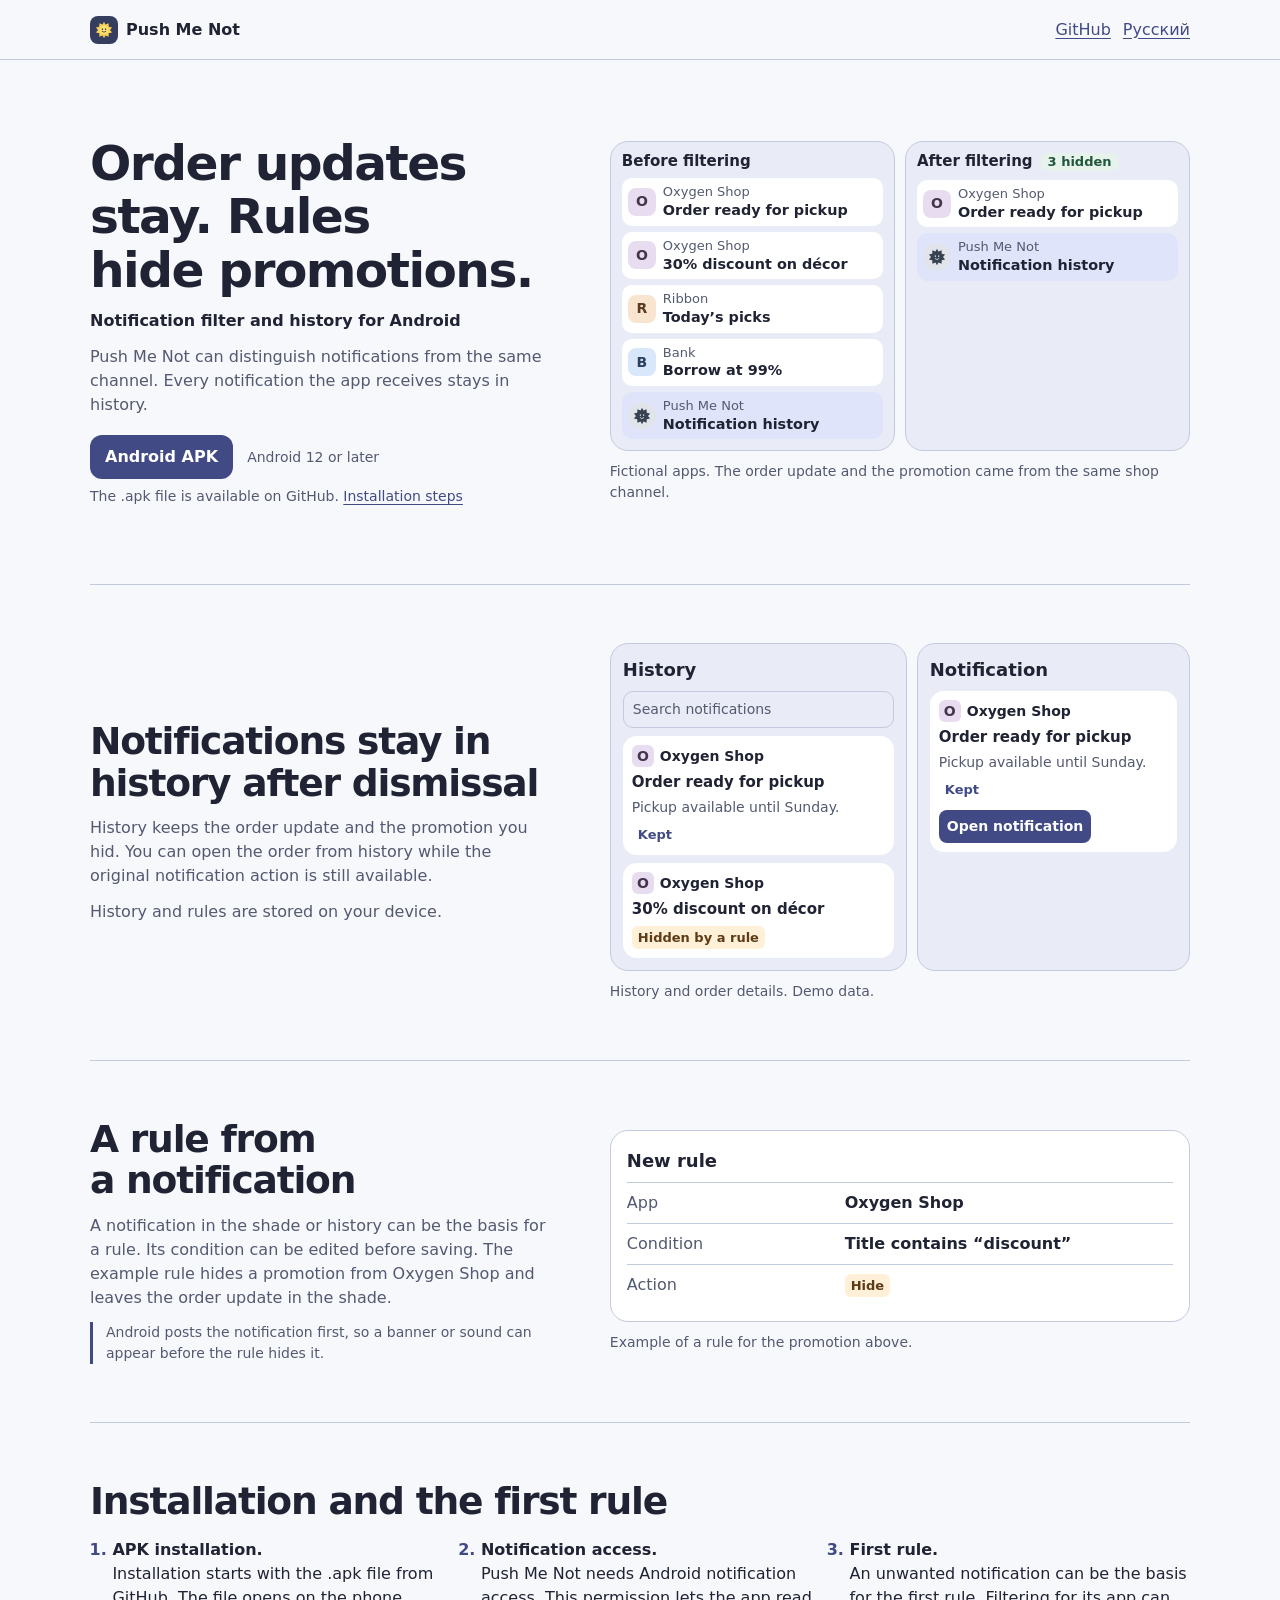
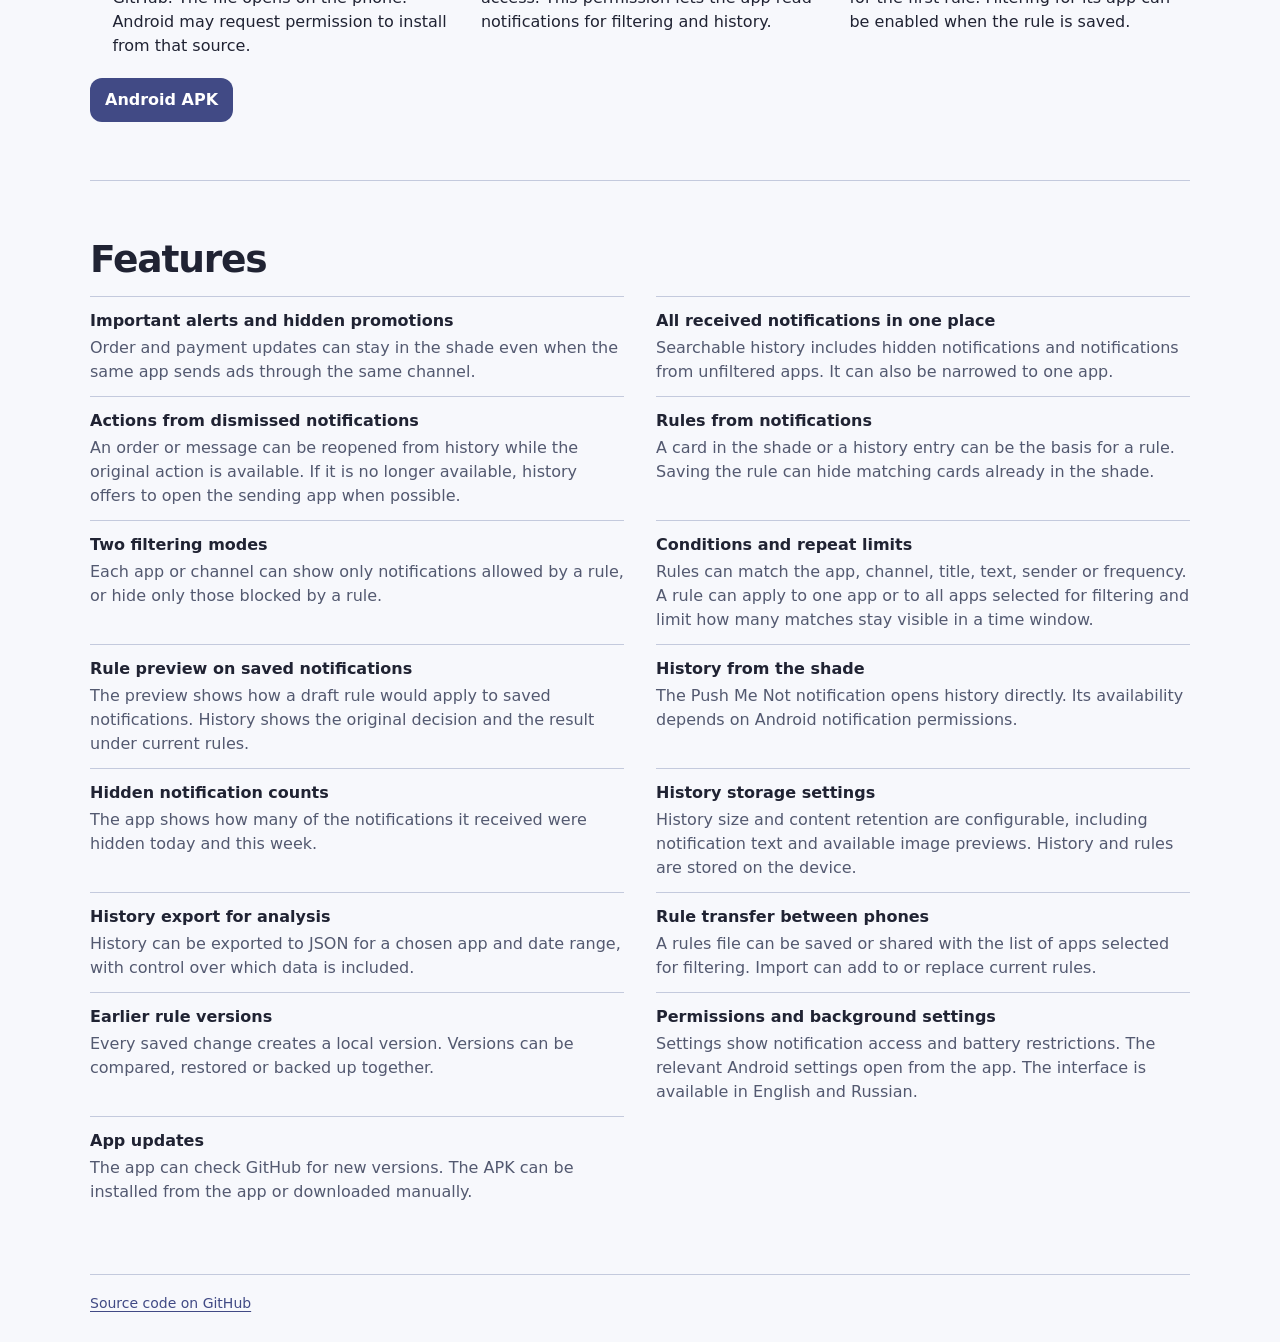
<file: docs/index.html>
<!doctype html>
<html lang="en">
<head>
  <meta charset="utf-8">
  <meta name="viewport" content="width=device-width, initial-scale=1">
  <title>Push Me Not — Notification filter and history</title>
  <meta name="description" content="An Android notification filter with custom rules and a searchable history of received notifications.">
  <link rel="alternate" hreflang="ru" href="ru/">
  <link rel="stylesheet" href="style.css">
</head>
<body>
<header class="site-header">
  <div class="wrap header-inner">
    <a class="brand" href="./"><img class="brand-icon" src="launcher-icon.svg" width="28" height="28" alt="">Push Me Not</a>
    <nav aria-label="Site navigation">
      <a href="https://github.com/VitalyOstanin/pushmenot">GitHub</a>
      <a href="ru/" class="language" hreflang="ru" lang="ru">Русский</a>
    </nav>
  </div>
</header>

<main class="wrap">
  <section class="hero" aria-labelledby="main-heading">
    <div class="hero-copy">
      <h1 id="main-heading">Order updates stay. Rules hide promotions.</h1>
      <p class="subtitle">Notification filter and history for Android</p>
      <p class="lede">Push Me Not can distinguish notifications from the same channel. Every notification the app receives stays in history.</p>
      <div class="download">
        <a class="button" href="https://github.com/VitalyOstanin/pushmenot/releases/latest">Android APK</a>
        <span>Android 12 or later</span>
      </div>
      <p class="download-help">The .apk file is available on GitHub. <a href="#install">Installation steps</a></p>
    </div>
    <figure class="demo">
      <div class="comparison">
        <div class="shade">
          <h2>Before filtering</h2>
          <ul><li class="notice "><span class="app-icon shop-icon" aria-hidden="true">O</span><div><span class="source">Oxygen Shop</span><strong>Order ready for pickup</strong></div></li><li class="notice "><span class="app-icon shop-icon" aria-hidden="true">O</span><div><span class="source">Oxygen Shop</span><strong>30% discount on décor</strong></div></li><li class="notice "><span class="app-icon rec-icon" aria-hidden="true">R</span><div><span class="source">Ribbon</span><strong>Today’s picks</strong></div></li><li class="notice"><span class="app-icon bank-icon" aria-hidden="true">B</span><div><span class="source">Bank</span><strong>Borrow at 99%</strong></div></li><li class="notice shortcut"><span class="app-icon shortcut-icon" aria-hidden="true"><span class="sun" aria-hidden="true"></span></span><div><span class="source">Push Me Not</span><strong>Notification history</strong></div></li></ul>
        </div>
        <div class="shade">
          <h2 class="shade-result">After filtering <span class="hidden-count">3 hidden</span></h2>
          <ul><li class="notice "><span class="app-icon shop-icon" aria-hidden="true">O</span><div><span class="source">Oxygen Shop</span><strong>Order ready for pickup</strong></div></li><li class="notice shortcut"><span class="app-icon shortcut-icon" aria-hidden="true"><span class="sun" aria-hidden="true"></span></span><div><span class="source">Push Me Not</span><strong>Notification history</strong></div></li></ul>
        </div>
      </div>
      <figcaption>Fictional apps. The order update and the promotion came from the same shop channel.</figcaption>
    </figure>
  </section>

  <section class="feature history" aria-labelledby="history-heading">
    <div class="feature-copy">
      <h2 id="history-heading">Notifications stay in history after dismissal</h2>
      <p>History keeps the order update and the promotion you hid. You can open the order from history while the original notification action is still available.</p>
      <p>History and rules are stored on your device.</p>
    </div>
    <figure class="app-figure">
      <div class="app-demo">
        <div class="history-list">
          <p class="app-heading">History</p>
          <p class="app-search">Search notifications</p>
          <article class="entry">
          <div class="entry-app"><span class="app-icon shop-icon" aria-hidden="true">O</span><strong>Oxygen Shop</strong></div>
          <p class="entry-title">Order ready for pickup</p>
          <p class="entry-body">Pickup available until Sunday.</p>
          <span class="status ">Kept</span>
        </article>
        <article class="entry">
          <div class="entry-app"><span class="app-icon shop-icon" aria-hidden="true">O</span><strong>Oxygen Shop</strong></div>
          <p class="entry-title">30% discount on décor</p>

          <span class="status status-hidden">Hidden by a rule</span>
        </article>
        </div>
        <div class="detail" role="group" aria-label="Order notification details">
          <p class="app-heading">Notification</p>
          <div class="entry">
            <div class="entry-app"><span class="app-icon shop-icon" aria-hidden="true">O</span><strong>Oxygen Shop</strong></div>
            <p class="entry-title">Order ready for pickup</p>
            <p class="entry-body">Pickup available until Sunday.</p>
            <span class="status">Kept</span>
            <span class="sample-action">Open notification</span>
          </div>
        </div>
      </div>
      <figcaption>History and order details. Demo data.</figcaption>
    </figure>
  </section>

  <section class="feature rule" aria-labelledby="rule-heading">
    <div class="feature-copy">
      <h2 id="rule-heading">A rule from a notification</h2>
      <p>A notification in the shade or history can be the basis for a rule. Its condition can be edited before saving. The example rule hides a promotion from Oxygen Shop and leaves the order update in the shade.</p>
      <p class="caveat">Android posts the notification first, so a banner or sound can appear before the rule hides it.</p>
    </div>
    <figure class="rule-figure">
      <div class="rule-example">
        <p class="app-heading">New rule</p>
        <dl>
          <div><dt>App</dt><dd>Oxygen Shop</dd></div>
          <div><dt>Condition</dt><dd>Title contains “discount”</dd></div>
          <div><dt>Action</dt><dd><span class="status status-hidden">Hide</span></dd></div>
        </dl>
      </div>
      <figcaption>Example of a rule for the promotion above.</figcaption>
    </figure>
  </section>

  <section class="install" id="install" aria-labelledby="install-heading">
    <h2 id="install-heading">Installation and the first rule</h2>
    <ol>
      <li><strong>APK installation.</strong> Installation starts with the .apk file from GitHub. The file opens on the phone. Android may request permission to install from that source.</li>
      <li><strong>Notification access.</strong> Push Me Not needs Android notification access. This permission lets the app read notifications for filtering and history.</li>
      <li><strong>First rule.</strong> An unwanted notification can be the basis for the first rule. Filtering for its app can be enabled when the rule is saved.</li>
    </ol>
    <a class="button" href="https://github.com/VitalyOstanin/pushmenot/releases/latest">Android APK</a>
  </section>

  <section class="features" aria-labelledby="features-heading">
    <h2 id="features-heading">Features</h2>
    <ul class="feature-list">
      <li><strong>Important alerts and hidden promotions</strong><p>Order and payment updates can stay in the shade even when the same app sends ads through the same channel.</p></li>
      <li><strong>All received notifications in one place</strong><p>Searchable history includes hidden notifications and notifications from unfiltered apps. It can also be narrowed to one app.</p></li>
      <li><strong>Actions from dismissed notifications</strong><p>An order or message can be reopened from history while the original action is available. If it is no longer available, history offers to open the sending app when possible.</p></li>
      <li><strong>Rules from notifications</strong><p>A card in the shade or a history entry can be the basis for a rule. Saving the rule can hide matching cards already in the shade.</p></li>
      <li><strong>Two filtering modes</strong><p>Each app or channel can show only notifications allowed by a rule, or hide only those blocked by a rule.</p></li>
      <li><strong>Conditions and repeat limits</strong><p>Rules can match the app, channel, title, text, sender or frequency. A rule can apply to one app or to all apps selected for filtering and limit how many matches stay visible in a time window.</p></li>
      <li><strong>Rule preview on saved notifications</strong><p>The preview shows how a draft rule would apply to saved notifications. History shows the original decision and the result under current rules.</p></li>
      <li><strong>History from the shade</strong><p>The Push Me Not notification opens history directly. Its availability depends on Android notification permissions.</p></li>
      <li><strong>Hidden notification counts</strong><p>The app shows how many of the notifications it received were hidden today and this week.</p></li>
      <li><strong>History storage settings</strong><p>History size and content retention are configurable, including notification text and available image previews. History and rules are stored on the device.</p></li>
      <li><strong>History export for analysis</strong><p>History can be exported to JSON for a chosen app and date range, with control over which data is included.</p></li>
      <li><strong>Rule transfer between phones</strong><p>A rules file can be saved or shared with the list of apps selected for filtering. Import can add to or replace current rules.</p></li>
      <li><strong>Earlier rule versions</strong><p>Every saved change creates a local version. Versions can be compared, restored or backed up together.</p></li>
      <li><strong>Permissions and background settings</strong><p>Settings show notification access and battery restrictions. The relevant Android settings open from the app. The interface is available in English and Russian.</p></li>
      <li><strong>App updates</strong><p>The app can check GitHub for new versions. The APK can be installed from the app or downloaded manually.</p></li>
    </ul>
  </section>
</main>
<footer class="wrap site-footer"><a href="https://github.com/VitalyOstanin/pushmenot">Source code on GitHub</a></footer>
</body>
</html>
</file>
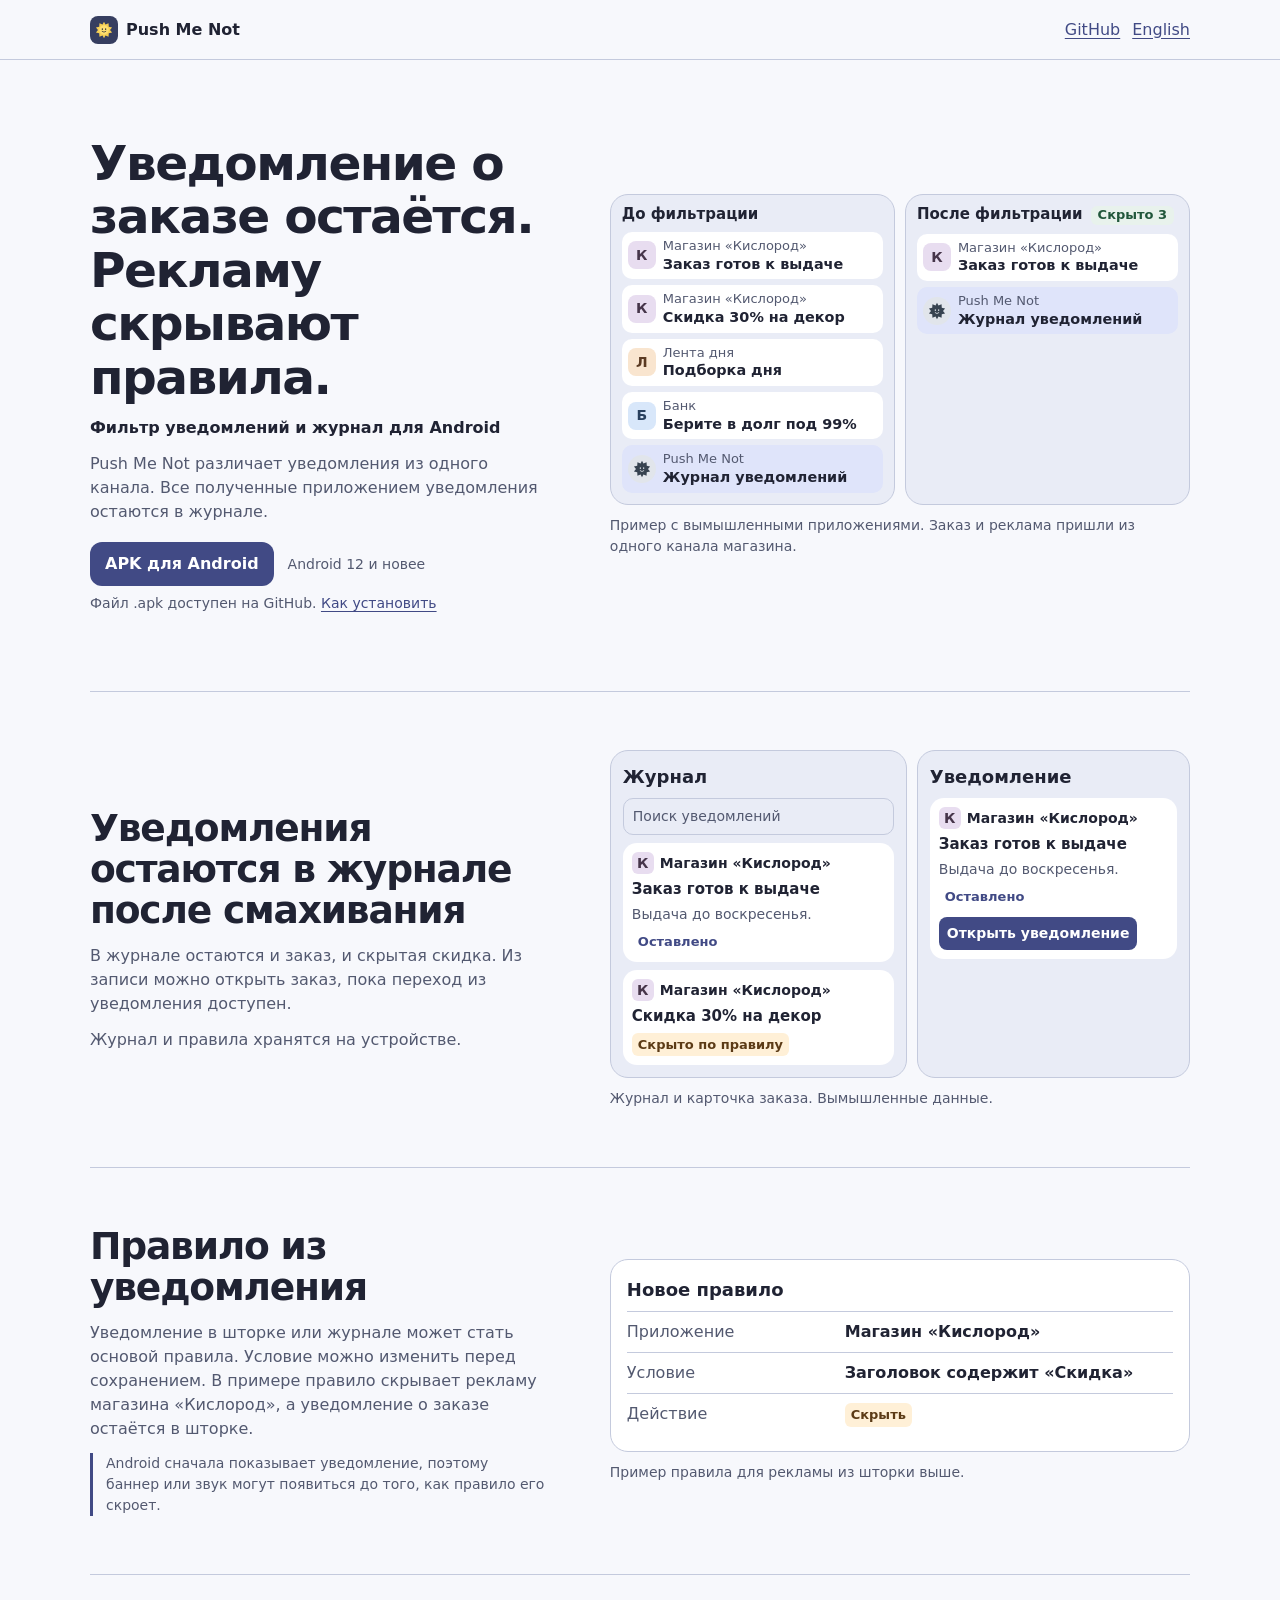
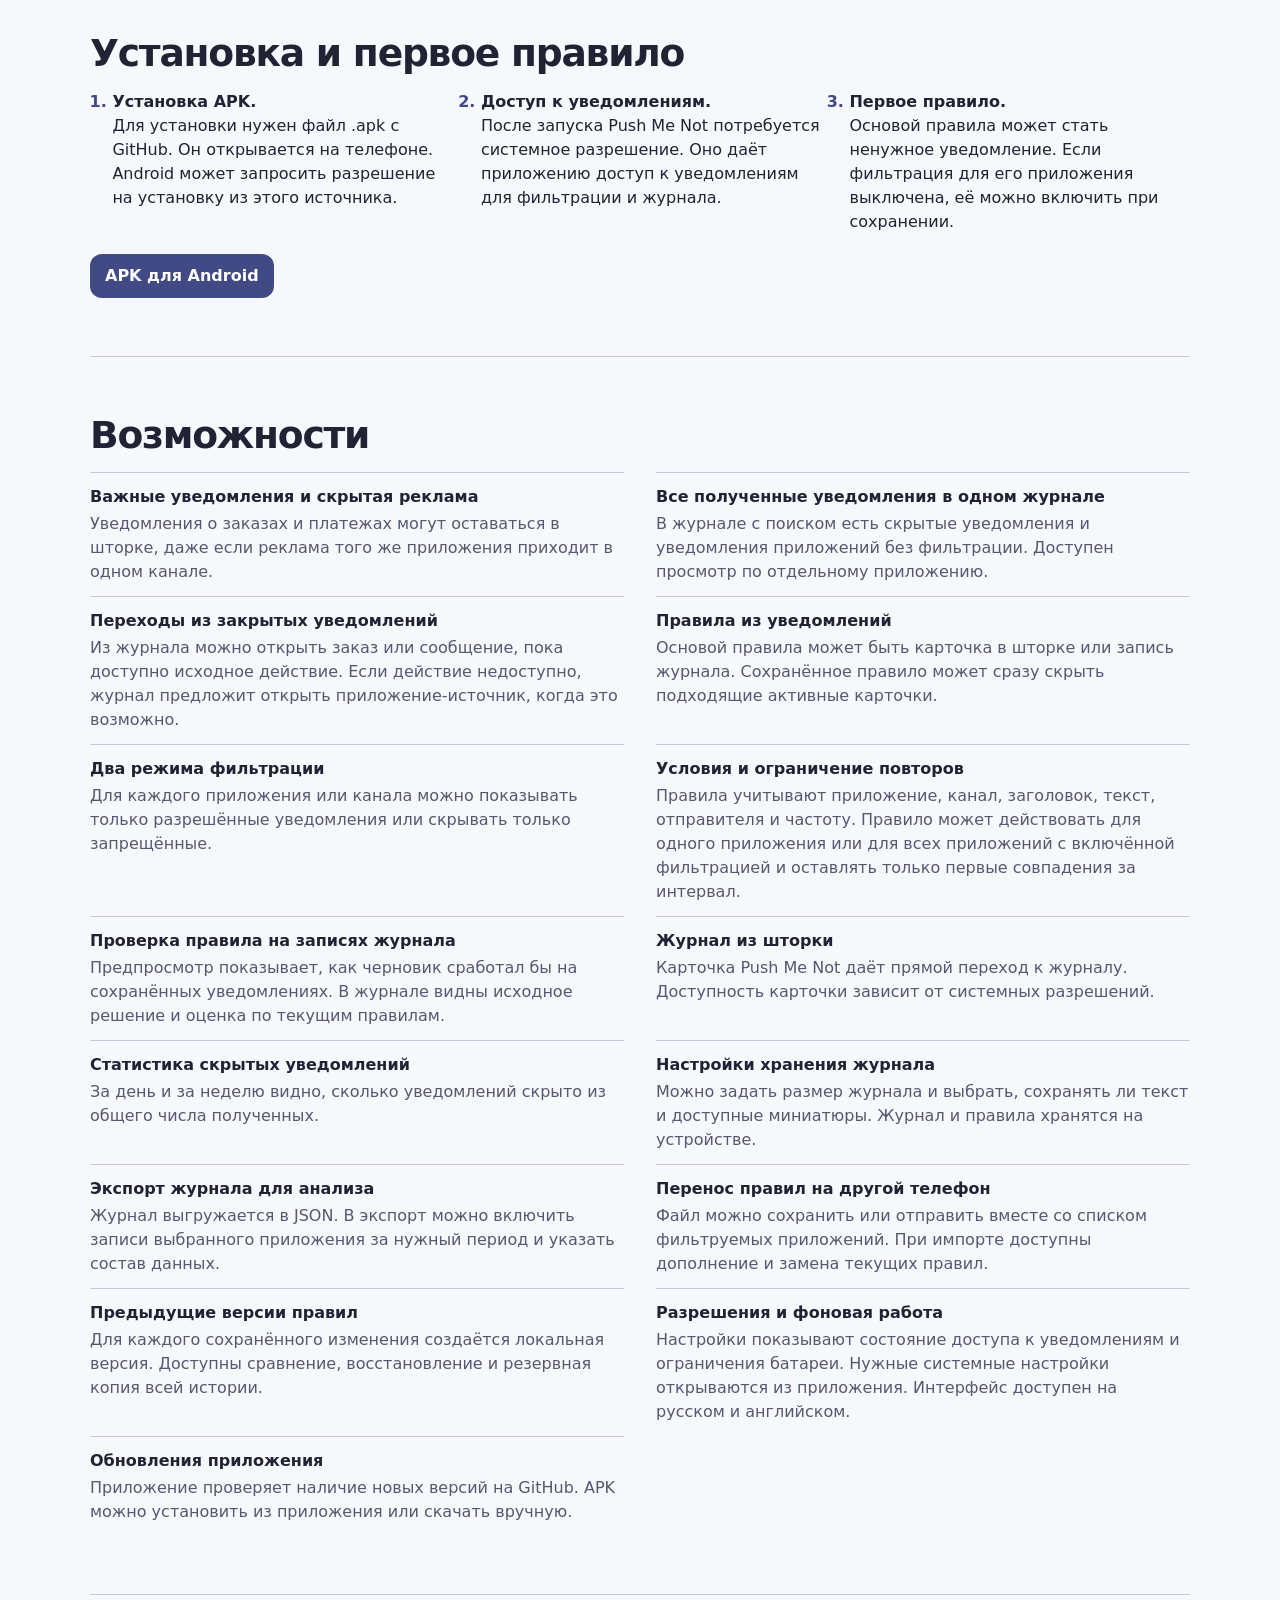
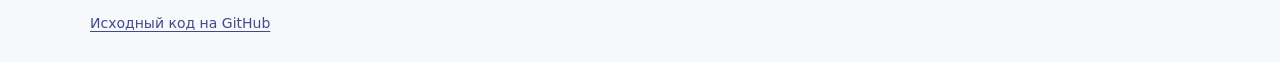
<file: docs/ru/index.html>
<!doctype html>
<html lang="ru">
<head>
  <meta charset="utf-8">
  <meta name="viewport" content="width=device-width, initial-scale=1">
  <title>Push Me Not — Фильтр уведомлений и журнал</title>
  <meta name="description" content="Фильтр уведомлений Android по вашим правилам и журнал полученных уведомлений с поиском.">
  <link rel="alternate" hreflang="en" href="../">
  <link rel="stylesheet" href="../style.css">
</head>
<body>
<header class="site-header">
  <div class="wrap header-inner">
    <a class="brand" href="./"><img class="brand-icon" src="../launcher-icon.svg" width="28" height="28" alt="">Push Me Not</a>
    <nav aria-label="Навигация по сайту">
      <a href="https://github.com/VitalyOstanin/pushmenot">GitHub</a>
      <a href="../" class="language" hreflang="en" lang="en">English</a>
    </nav>
  </div>
</header>

<main class="wrap">
  <section class="hero" aria-labelledby="main-heading">
    <div class="hero-copy">
      <h1 id="main-heading">Уведомление о заказе остаётся. Рекламу скрывают правила.</h1>
      <p class="subtitle">Фильтр уведомлений и журнал для Android</p>
      <p class="lede">Push Me Not различает уведомления из одного канала. Все полученные приложением уведомления остаются в журнале.</p>
      <div class="download">
        <a class="button" href="https://github.com/VitalyOstanin/pushmenot/releases/latest">APK для Android</a>
        <span>Android 12 и новее</span>
      </div>
      <p class="download-help">Файл .apk доступен на GitHub. <a href="#install">Как установить</a></p>
    </div>
    <figure class="demo">
      <div class="comparison">
        <div class="shade">
          <h2>До фильтрации</h2>
          <ul><li class="notice "><span class="app-icon shop-icon" aria-hidden="true">К</span><div><span class="source">Магазин «Кислород»</span><strong>Заказ готов к выдаче</strong></div></li><li class="notice "><span class="app-icon shop-icon" aria-hidden="true">К</span><div><span class="source">Магазин «Кислород»</span><strong>Скидка 30% на декор</strong></div></li><li class="notice "><span class="app-icon rec-icon" aria-hidden="true">Л</span><div><span class="source">Лента дня</span><strong>Подборка дня</strong></div></li><li class="notice"><span class="app-icon bank-icon" aria-hidden="true">Б</span><div><span class="source">Банк</span><strong>Берите в долг под 99%</strong></div></li><li class="notice shortcut"><span class="app-icon shortcut-icon" aria-hidden="true"><span class="sun" aria-hidden="true"></span></span><div><span class="source">Push Me Not</span><strong>Журнал уведомлений</strong></div></li></ul>
        </div>
        <div class="shade">
          <h2 class="shade-result">После фильтрации <span class="hidden-count">Скрыто 3</span></h2>
          <ul><li class="notice "><span class="app-icon shop-icon" aria-hidden="true">К</span><div><span class="source">Магазин «Кислород»</span><strong>Заказ готов к выдаче</strong></div></li><li class="notice shortcut"><span class="app-icon shortcut-icon" aria-hidden="true"><span class="sun" aria-hidden="true"></span></span><div><span class="source">Push Me Not</span><strong>Журнал уведомлений</strong></div></li></ul>
        </div>
      </div>
      <figcaption>Пример с вымышленными приложениями. Заказ и реклама пришли из одного канала магазина.</figcaption>
    </figure>
  </section>

  <section class="feature history" aria-labelledby="history-heading">
    <div class="feature-copy">
      <h2 id="history-heading">Уведомления остаются в журнале после смахивания</h2>
      <p>В журнале остаются и заказ, и скрытая скидка. Из записи можно открыть заказ, пока переход из уведомления доступен.</p>
      <p>Журнал и правила хранятся на устройстве.</p>
    </div>
    <figure class="app-figure">
      <div class="app-demo">
        <div class="history-list">
          <p class="app-heading">Журнал</p>
          <p class="app-search">Поиск уведомлений</p>
          <article class="entry">
          <div class="entry-app"><span class="app-icon shop-icon" aria-hidden="true">К</span><strong>Магазин «Кислород»</strong></div>
          <p class="entry-title">Заказ готов к выдаче</p>
          <p class="entry-body">Выдача до воскресенья.</p>
          <span class="status ">Оставлено</span>
        </article>
        <article class="entry">
          <div class="entry-app"><span class="app-icon shop-icon" aria-hidden="true">К</span><strong>Магазин «Кислород»</strong></div>
          <p class="entry-title">Скидка 30% на декор</p>

          <span class="status status-hidden">Скрыто по правилу</span>
        </article>
        </div>
        <div class="detail" role="group" aria-label="Карточка уведомления о заказе">
          <p class="app-heading">Уведомление</p>
          <div class="entry">
            <div class="entry-app"><span class="app-icon shop-icon" aria-hidden="true">К</span><strong>Магазин «Кислород»</strong></div>
            <p class="entry-title">Заказ готов к выдаче</p>
            <p class="entry-body">Выдача до воскресенья.</p>
            <span class="status">Оставлено</span>
            <span class="sample-action">Открыть уведомление</span>
          </div>
        </div>
      </div>
      <figcaption>Журнал и карточка заказа. Вымышленные данные.</figcaption>
    </figure>
  </section>

  <section class="feature rule" aria-labelledby="rule-heading">
    <div class="feature-copy">
      <h2 id="rule-heading">Правило из уведомления</h2>
      <p>Уведомление в шторке или журнале может стать основой правила. Условие можно изменить перед сохранением. В примере правило скрывает рекламу магазина «Кислород», а уведомление о заказе остаётся в шторке.</p>
      <p class="caveat">Android сначала показывает уведомление, поэтому баннер или звук могут появиться до того, как правило его скроет.</p>
    </div>
    <figure class="rule-figure">
      <div class="rule-example">
        <p class="app-heading">Новое правило</p>
        <dl>
          <div><dt>Приложение</dt><dd>Магазин «Кислород»</dd></div>
          <div><dt>Условие</dt><dd>Заголовок содержит «Скидка»</dd></div>
          <div><dt>Действие</dt><dd><span class="status status-hidden">Скрыть</span></dd></div>
        </dl>
      </div>
      <figcaption>Пример правила для рекламы из шторки выше.</figcaption>
    </figure>
  </section>

  <section class="install" id="install" aria-labelledby="install-heading">
    <h2 id="install-heading">Установка и первое правило</h2>
    <ol>
      <li><strong>Установка APK.</strong> Для установки нужен файл .apk с GitHub. Он открывается на телефоне. Android может запросить разрешение на установку из этого источника.</li>
      <li><strong>Доступ к уведомлениям.</strong> После запуска Push Me Not потребуется системное разрешение. Оно даёт приложению доступ к уведомлениям для фильтрации и журнала.</li>
      <li><strong>Первое правило.</strong> Основой правила может стать ненужное уведомление. Если фильтрация для его приложения выключена, её можно включить при сохранении.</li>
    </ol>
    <a class="button" href="https://github.com/VitalyOstanin/pushmenot/releases/latest">APK для Android</a>
  </section>

  <section class="features" aria-labelledby="features-heading">
    <h2 id="features-heading">Возможности</h2>
    <ul class="feature-list">
      <li><strong>Важные уведомления и скрытая реклама</strong><p>Уведомления о заказах и платежах могут оставаться в шторке, даже если реклама того же приложения приходит в одном канале.</p></li>
      <li><strong>Все полученные уведомления в одном журнале</strong><p>В журнале с поиском есть скрытые уведомления и уведомления приложений без фильтрации. Доступен просмотр по отдельному приложению.</p></li>
      <li><strong>Переходы из закрытых уведомлений</strong><p>Из журнала можно открыть заказ или сообщение, пока доступно исходное действие. Если действие недоступно, журнал предложит открыть приложение-источник, когда это возможно.</p></li>
      <li><strong>Правила из уведомлений</strong><p>Основой правила может быть карточка в шторке или запись журнала. Сохранённое правило может сразу скрыть подходящие активные карточки.</p></li>
      <li><strong>Два режима фильтрации</strong><p>Для каждого приложения или канала можно показывать только разрешённые уведомления или скрывать только запрещённые.</p></li>
      <li><strong>Условия и ограничение повторов</strong><p>Правила учитывают приложение, канал, заголовок, текст, отправителя и частоту. Правило может действовать для одного приложения или для всех приложений с включённой фильтрацией и оставлять только первые совпадения за интервал.</p></li>
      <li><strong>Проверка правила на записях журнала</strong><p>Предпросмотр показывает, как черновик сработал бы на сохранённых уведомлениях. В журнале видны исходное решение и оценка по текущим правилам.</p></li>
      <li><strong>Журнал из шторки</strong><p>Карточка Push Me Not даёт прямой переход к журналу. Доступность карточки зависит от системных разрешений.</p></li>
      <li><strong>Статистика скрытых уведомлений</strong><p>За день и за неделю видно, сколько уведомлений скрыто из общего числа полученных.</p></li>
      <li><strong>Настройки хранения журнала</strong><p>Можно задать размер журнала и выбрать, сохранять ли текст и доступные миниатюры. Журнал и правила хранятся на устройстве.</p></li>
      <li><strong>Экспорт журнала для анализа</strong><p>Журнал выгружается в JSON. В экспорт можно включить записи выбранного приложения за нужный период и указать состав данных.</p></li>
      <li><strong>Перенос правил на другой телефон</strong><p>Файл можно сохранить или отправить вместе со списком фильтруемых приложений. При импорте доступны дополнение и замена текущих правил.</p></li>
      <li><strong>Предыдущие версии правил</strong><p>Для каждого сохранённого изменения создаётся локальная версия. Доступны сравнение, восстановление и резервная копия всей истории.</p></li>
      <li><strong>Разрешения и фоновая работа</strong><p>Настройки показывают состояние доступа к уведомлениям и ограничения батареи. Нужные системные настройки открываются из приложения. Интерфейс доступен на русском и английском.</p></li>
      <li><strong>Обновления приложения</strong><p>Приложение проверяет наличие новых версий на GitHub. APK можно установить из приложения или скачать вручную.</p></li>
    </ul>
  </section>
</main>
<footer class="wrap site-footer"><a href="https://github.com/VitalyOstanin/pushmenot">Исходный код на GitHub</a></footer>
</body>
</html>
</file>
<file: docs/style.css>
:root {
  color-scheme: light dark;
  --bg: light-dark(#f7f8fc, #171923);
  --surface: light-dark(#fff, #252936);
  --well: light-dark(#e9ecf6, #1d202c);
  --ink: light-dark(#202333, #f0f1fa);
  --muted: light-dark(#535970, #b9bfd1);
  --line: light-dark(#c4cadd, #555e7c);
  --accent: light-dark(#414a85, #b5bff8);
  --on-accent: light-dark(#fff, #171923);
  --highlight: light-dark(#dfe4fa, #363e60);
  --warning-bg: light-dark(#fff0d7, #50391f);
  --warning-ink: light-dark(#5c3b16, #ffdfaa);
  font: 16px/1.5 system-ui, sans-serif;
}

* { box-sizing: border-box; }
body { margin: 0; color: var(--ink); background: var(--bg); }
.wrap { width: min(100% - 40px, 1100px); margin-inline: auto; }
p, h1, h2, figure, ul, ol, dl { margin: 0; }
p, li, h1, h2 { overflow-wrap: break-word; }
a { color: var(--accent); text-underline-offset: .2em; }
a:focus-visible { outline: 3px solid var(--accent); outline-offset: 4px; }
h1, h2 { line-height: 1.1; letter-spacing: -.032em; text-wrap: balance; }
h1 { font-size: clamp(2rem, 3.8vw, 3.4rem); }
h2 { font-size: clamp(1.5rem, 3.1vw, 2.35rem); }
figcaption { margin-top: 10px; color: var(--muted); font-size: .875rem; }

.header-inner, .header-inner nav { display: flex; align-items: center; gap: 12px; }
.site-header { border-bottom: 1px solid var(--line); }
.header-inner { min-height: 59px; justify-content: space-between; }
.header-inner nav { flex-wrap: wrap; }
.brand {
  display: inline-flex;
  align-items: center;
  gap: 8px;
  color: var(--ink);
  font-weight: 760;
  text-decoration: none;
}
.brand-icon, .app-icon {
  flex: none;
  width: 28px;
  height: 28px;
  border-radius: 8px;
}
.app-icon {
  display: grid;
  place-items: center;
  font-size: .875rem;
  font-weight: 800;
}
.shortcut-icon {
  border-radius: 50%;
  background: light-dark(#e1e5eb, #38434e);
  color: light-dark(#374350, #f0f3f7);
}

.notice .shortcut-icon .sun {
  width: 100%;
  height: 100%;
  background: currentColor;
  mask: url("data:image/svg+xml,%3Csvg%20xmlns%3D%22http%3A//www.w3.org/2000/svg%22%20viewBox%3D%220%200%20108%20108%22%3E%3Cpath%20transform%3D%22translate%2814%2014%29%20scale%280.8%200.8%29%22%20fill%3D%22%23fff%22%20fill-rule%3D%22evenodd%22%20d%3D%22M50%2C10%20L57%2C24%2072%2C18%2073%2C34%2089%2C38%2079%2C50%2089%2C62%2073%2C66%2072%2C82%2057%2C76%2050%2C90%2043%2C76%2028%2C82%2027%2C66%2011%2C62%2021%2C50%2011%2C38%2027%2C34%2028%2C18%2043%2C24%20Z%20M45%2C46%20A3%2C4%200%2C1%201%2C39%2C46%20A3%2C4%200%2C1%201%2C45%2C46%20Z%20M61%2C46%20A3%2C4%200%2C1%201%2C55%2C46%20A3%2C4%200%2C1%201%2C61%2C46%20Z%20M40%2C58.1%20Q50%2C67.9%2060%2C58.1%20A1.5%2C1.5%200%2C0%200%2C58%2C55.9%20Q50%2C63.1%2042%2C55.9%20A1.5%2C1.5%200%2C0%200%2C40%2C58.1%20Z%22/%3E%3C/svg%3E") center / contain no-repeat;
}

.hero, .feature {
  display: grid;
  grid-template-columns: minmax(0, .88fr) minmax(0, 1.12fr);
  column-gap: clamp(28px, 5vw, 66px);
  row-gap: 20px;
}
.hero { align-items: center; padding-block: clamp(28px, 6vw, 78px); }
.subtitle { margin-top: 12px; font-weight: 700; }
.lede, .feature-copy p { margin-top: 12px; color: var(--muted); }
.download { display: flex; align-items: center; flex-wrap: wrap; gap: 9px 14px; margin-top: 18px; }
.download span, .download-help { color: var(--muted); font-size: .875rem; }
.download-help { margin-top: 7px; }
.download-help a { display: inline-block; }
.button {
  display: inline-block;
  padding: 10px 15px;
  border-radius: 12px;
  background: var(--accent);
  color: var(--on-accent);
  font-weight: 720;
  text-decoration: none;
}

.comparison { display: grid; grid-template-columns: repeat(2, minmax(0, 1fr)); gap: 10px; }
.shade { min-width: 0; padding: 11px; border: 1px solid var(--line); border-radius: 18px; background: var(--well); }
.shade h2 { margin: 0 0 9px; font-size: .9375rem; letter-spacing: 0; }
.shade-result { display: flex; align-items: baseline; flex-wrap: wrap; gap: 4px 8px; text-wrap: wrap; }
.hidden-count {
  padding: 2px 7px;
  border-radius: 6px;
  color: light-dark(#21573b, #b6e4c6);
  background: light-dark(#e8f2ec, #22342e);
  font-size: .8125rem;
  font-weight: 700;
}
.shade ul { display: grid; gap: 6px; padding: 0; list-style: none; }
.notice {
  display: grid;
  grid-template-columns: auto minmax(0, 1fr);
  gap: 7px;
  align-items: center;
  min-width: 0;
  padding: 6px;
  background: var(--surface);
  border-radius: 10px;
  line-height: 1.22;
}
.notice .source { display: block; color: var(--muted); font-size: .8125rem; }
.notice strong { display: block; margin-top: 2px; font-size: .9rem; }
.notice.shortcut { background: var(--highlight); }
.shop-icon { color: #46354a; background: #e8ddf0; }
.rec-icon { color: #5b3a22; background: #f9e5cf; }
.bank-icon { color: #29405e; background: #d8e7fa; }

.feature, .install, .features {
  align-items: center;
  padding-block: clamp(29px, 5vw, 58px);
  border-top: 1px solid var(--line);
}
.app-demo {
  display: grid;
  grid-template-columns: minmax(0, 1fr) minmax(0, .92fr);
  gap: 10px;
  color: var(--ink);
}
.history-list, .detail {
  padding: 12px;
  background: var(--well);
  border: 1px solid var(--line);
  border-radius: 18px;
}
.app-heading { font-size: 1.125rem; font-weight: 700; }
.app-search {
  margin-top: 8px;
  padding: 7px 9px;
  border: 1px solid var(--line);
  border-radius: 10px;
  color: var(--muted);
  font-size: .875rem;
}
.entry { margin-top: 8px; padding: 9px; border-radius: 14px; background: var(--surface); }
.entry-app { display: flex; align-items: center; gap: 6px; font-size: .875rem; }
.entry-app .app-icon { width: 22px; height: 22px; border-radius: 6px; }
.entry-title { margin-top: 4px; font-weight: 680; font-size: .9375rem; }
.entry-body { margin-top: 3px; color: var(--muted); font-size: .875rem; }
.status {
  display: inline-block;
  margin-top: 5px;
  padding: 2px 6px;
  border-radius: 6px;
  font-size: .8125rem;
  font-weight: 650;
  color: var(--accent);
}
.status-hidden { background: var(--warning-bg); color: var(--warning-ink); }
.sample-action {
  display: block;
  width: fit-content;
  margin-top: 9px;
  padding: 6px 8px;
  border-radius: 8px;
  background: var(--accent);
  color: var(--on-accent);
  font-size: .875rem;
  font-weight: 650;
}
.caveat { padding-left: 13px; border-left: 3px solid var(--accent); font-size: .875rem; }
.rule-example { padding: 16px; border: 1px solid var(--line); border-radius: 18px; background: var(--surface); }
.rule-example dl { margin-top: 8px; }
.rule-example dl div { display: grid; grid-template-columns: minmax(0, .78fr) minmax(0, 1.22fr); gap: 8px; padding-block: 8px; border-top: 1px solid var(--line); }
.rule-example dt { color: var(--muted); }
.rule-example dd { margin: 0; font-weight: 660; overflow-wrap: break-word; }
.rule-example .status { margin: 0; }
.install ol {
  display: grid;
  grid-template-columns: repeat(3, minmax(0, 1fr));
  gap: 20px 28px;
  margin: 16px 0 20px;
  padding-left: 1.4rem;
}
.install li::marker { font-weight: 750; color: var(--accent); }
.install li strong { display: block; }
.feature-list {
  display: grid;
  grid-template-columns: repeat(2, minmax(0, 1fr));
  gap: 0 32px;
  margin-top: 16px;
  padding: 0;
}
.feature-list li {
  list-style-type: none;
  padding-block: 12px;
  border-top: 1px solid var(--line);
}
.feature-list p { margin-top: 3px; color: var(--muted); }
.site-footer { padding-block: 18px 28px; border-top: 1px solid var(--line); font-size: .875rem; }

@media (max-width: 820px) {
  .hero, .feature { grid-template-columns: minmax(0, 1fr); }
  .hero-copy, .feature-copy { max-width: 630px; }
  .demo, .app-figure, .rule-figure { max-width: 620px; }
}

@media (max-width: 550px) {
  .wrap { width: calc(100% - 24px); }
  .subtitle, .lede { margin-top: 7px; }
  .download { margin-top: 12px; gap: 4px 9px; }
  .download-help { margin-top: 4px; }
  .header-inner { gap: 8px; min-height: 52px; }
  .header-inner nav { gap: 9px; font-size: .9375rem; }
  .hero { row-gap: 14px; padding-top: 17px; }
  h1 { font-size: clamp(1.75rem, 7.5vw, 2.9rem); }
  .comparison { gap: 6px; }
  .shade { padding: 6px; border-radius: 12px; }
  .notice .app-icon { width: 21px; height: 21px; border-radius: 6px; font-size: .75rem; }
  .notice .sun { width: 15px; height: 15px; }
  .notice { gap: 5px; padding: 4px; }
  .history-list, .detail { padding: 7px; }
  .app-demo { gap: 6px; }
  .entry { padding: 6px; }
  .install ol { grid-template-columns: minmax(0, 1fr); gap: 10px; }
  .feature-list { grid-template-columns: minmax(0, 1fr); }
}

@media (max-width: 350px) {
  .app-demo { grid-template-columns: minmax(0, 1fr); }
  .notice .app-icon { width: 18px; height: 18px; }
  .notice .sun { width: 13px; height: 13px; }
  .notice { gap: 4px; }
}
</file>
